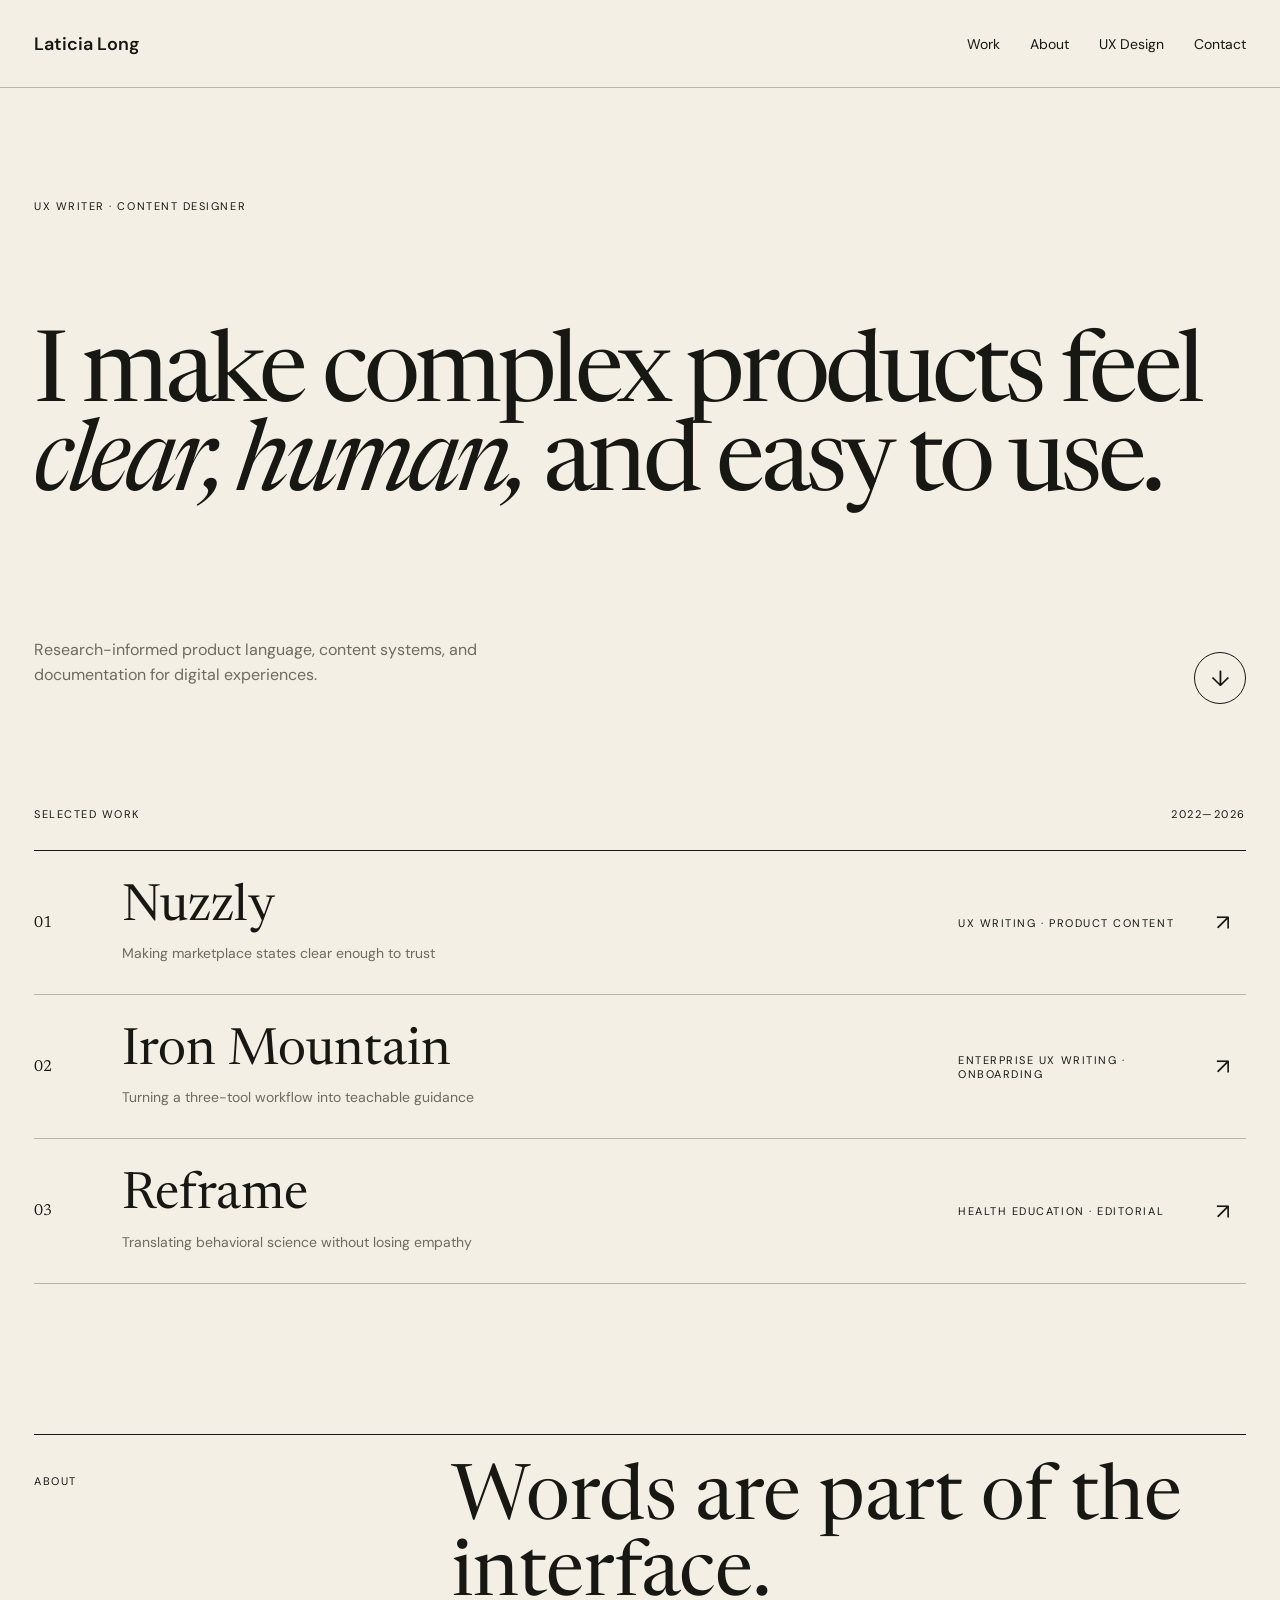
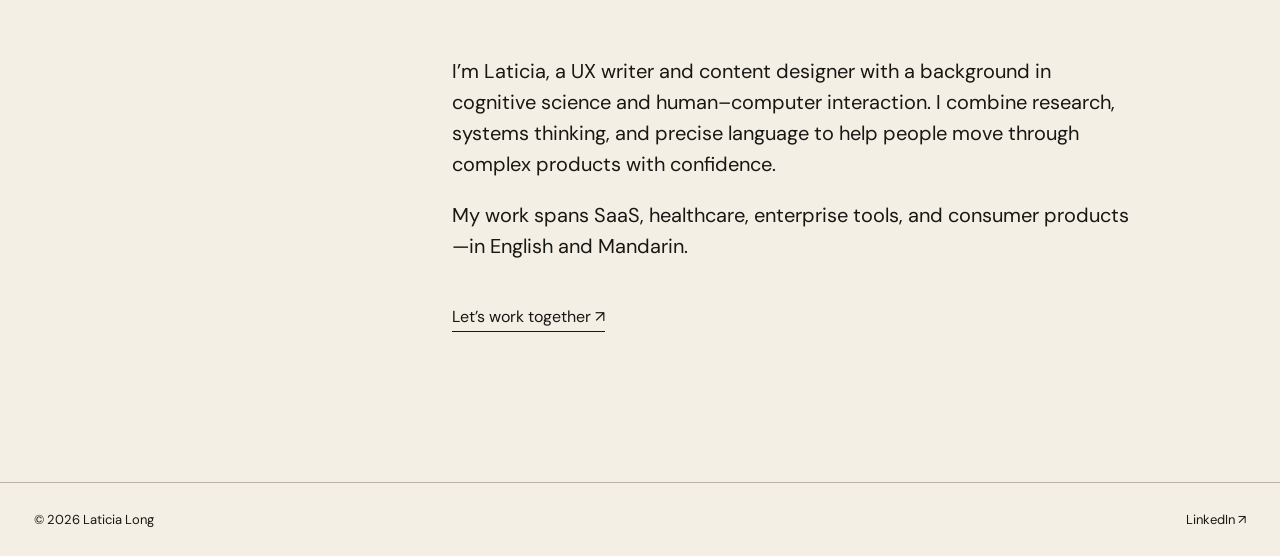
<file: index.html>
<!doctype html>
<html lang="en"><head><meta charset="utf-8"><meta name="viewport" content="width=device-width,initial-scale=1"><meta name="description" content="Laticia Long is a UX writer and content designer creating clear, useful product experiences."><title>Laticia Long — UX Writer</title><link rel="stylesheet" href="assets/styles.css?v=6"><script defer src="assets/site.js"></script></head>
<body><header class="nav"><a class="wordmark" href="./">Laticia Long</a><button class="menu" aria-expanded="false" aria-controls="navlinks">Menu</button><nav id="navlinks"><a href="#work">Work</a><a href="#about">About</a><a href="ux-design/">UX Design</a><a href="mailto:laticia.long@gmail.com">Contact</a></nav></header>
<main><section class="hero"><p class="eyebrow">UX WRITER · CONTENT DESIGNER</p><h1>I make complex products feel <em>clear, human,</em> and easy to use.</h1><div class="hero-foot"><p>Research-informed product language, content systems, and documentation for digital experiences.</p><a class="round-link" href="#work" aria-label="View selected work">↓</a></div></section>
<section id="work" class="work"><div class="section-head"><p>Selected work</p><p>2022—2026</p></div>
<a class="project" href="nuzzly/"><span class="num">01</span><span><strong>Nuzzly</strong><small>Making marketplace states clear enough to trust</small></span><span class="tags">UX WRITING · PRODUCT CONTENT</span><span class="arrow">↗</span></a>
<a class="project" href="iron-mountain/"><span class="num">02</span><span><strong>Iron Mountain</strong><small>Turning a three-tool workflow into teachable guidance</small></span><span class="tags">ENTERPRISE UX WRITING · ONBOARDING</span><span class="arrow">↗</span></a>
<a class="project" href="reframe/"><span class="num">03</span><span><strong>Reframe</strong><small>Translating behavioral science without losing empathy</small></span><span class="tags">HEALTH EDUCATION · EDITORIAL</span><span class="arrow">↗</span></a>
</section><section id="about" class="about"><p class="eyebrow">ABOUT</p><div><h2>Words are part of the interface.</h2><p>I’m Laticia, a UX writer and content designer with a background in cognitive science and human–computer interaction. I combine research, systems thinking, and precise language to help people move through complex products with confidence.</p><p>My work spans SaaS, healthcare, enterprise tools, and consumer products—in English and Mandarin.</p><a class="text-link" href="mailto:laticia.long@gmail.com">Let’s work together ↗</a></div></section></main><footer><span>© 2026 Laticia Long</span><a href="https://www.linkedin.com/in/laticia-l/">LinkedIn ↗</a></footer></body></html>
</file>
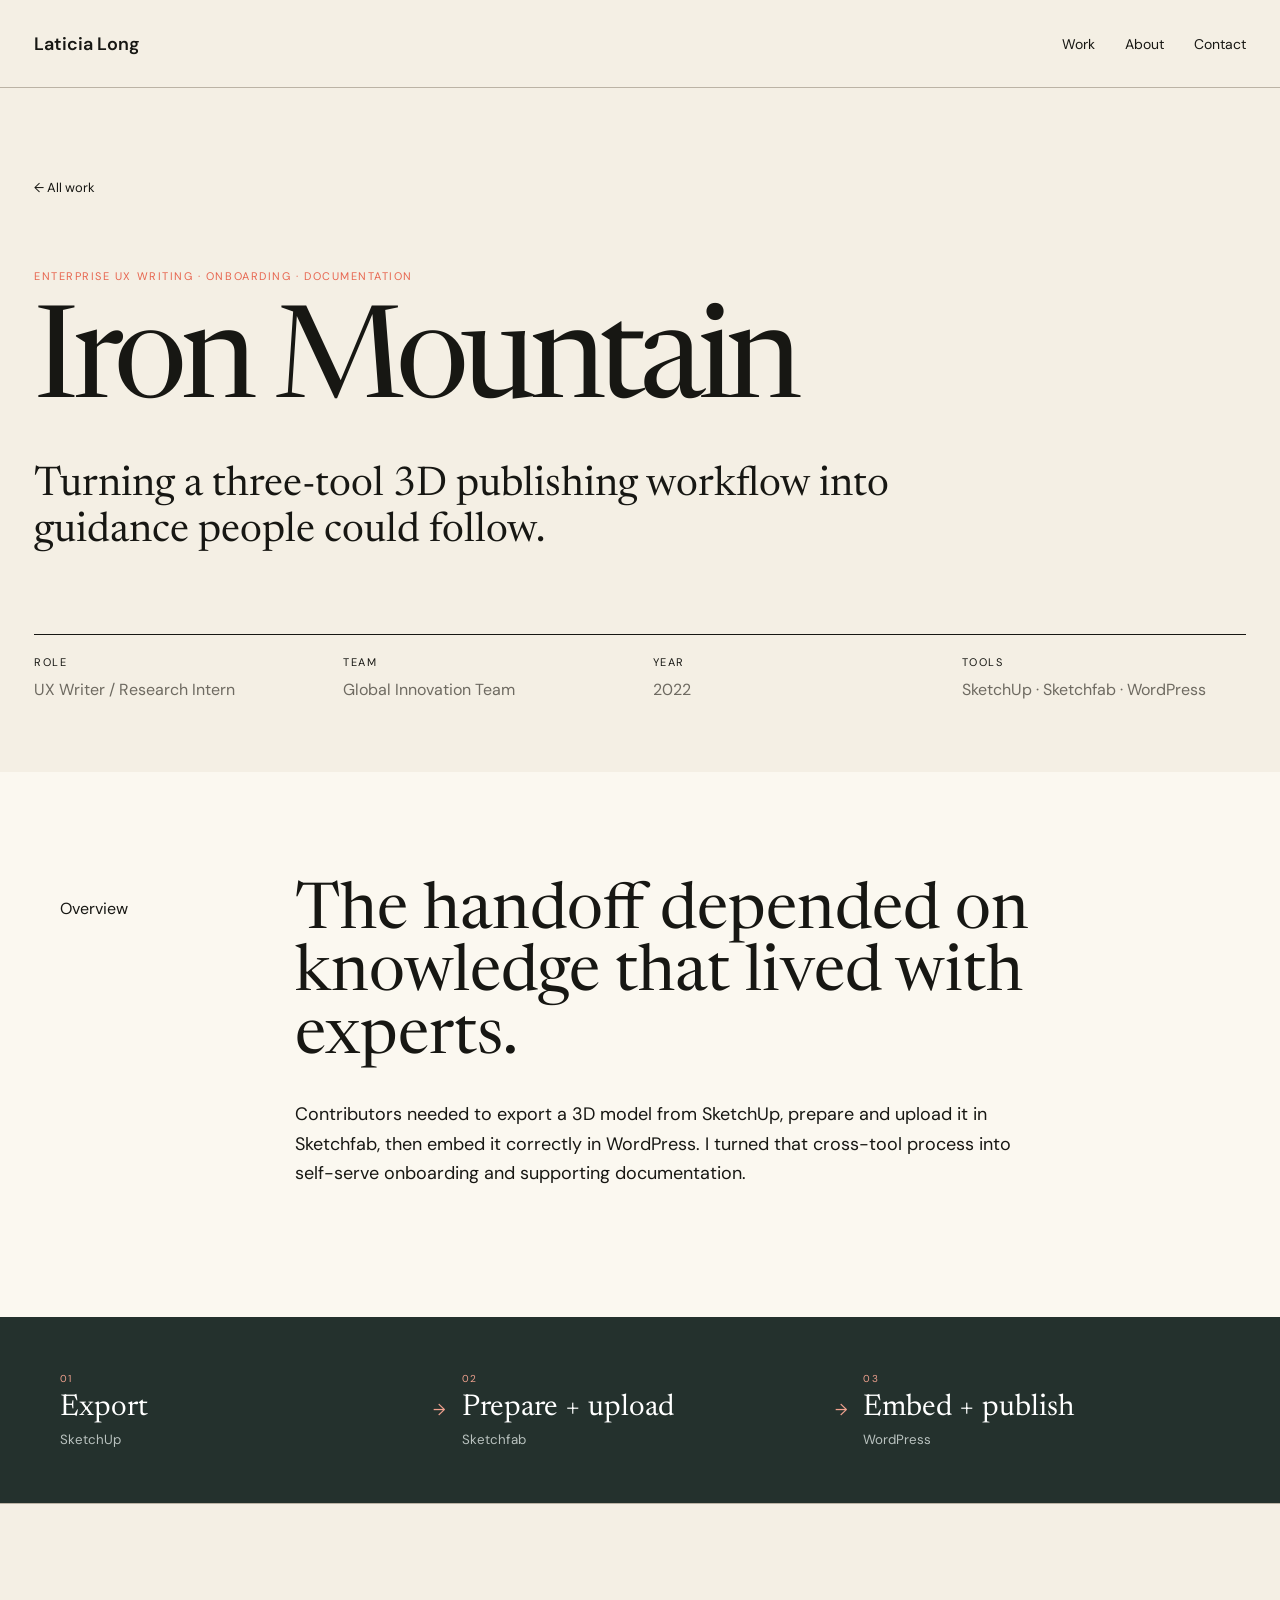
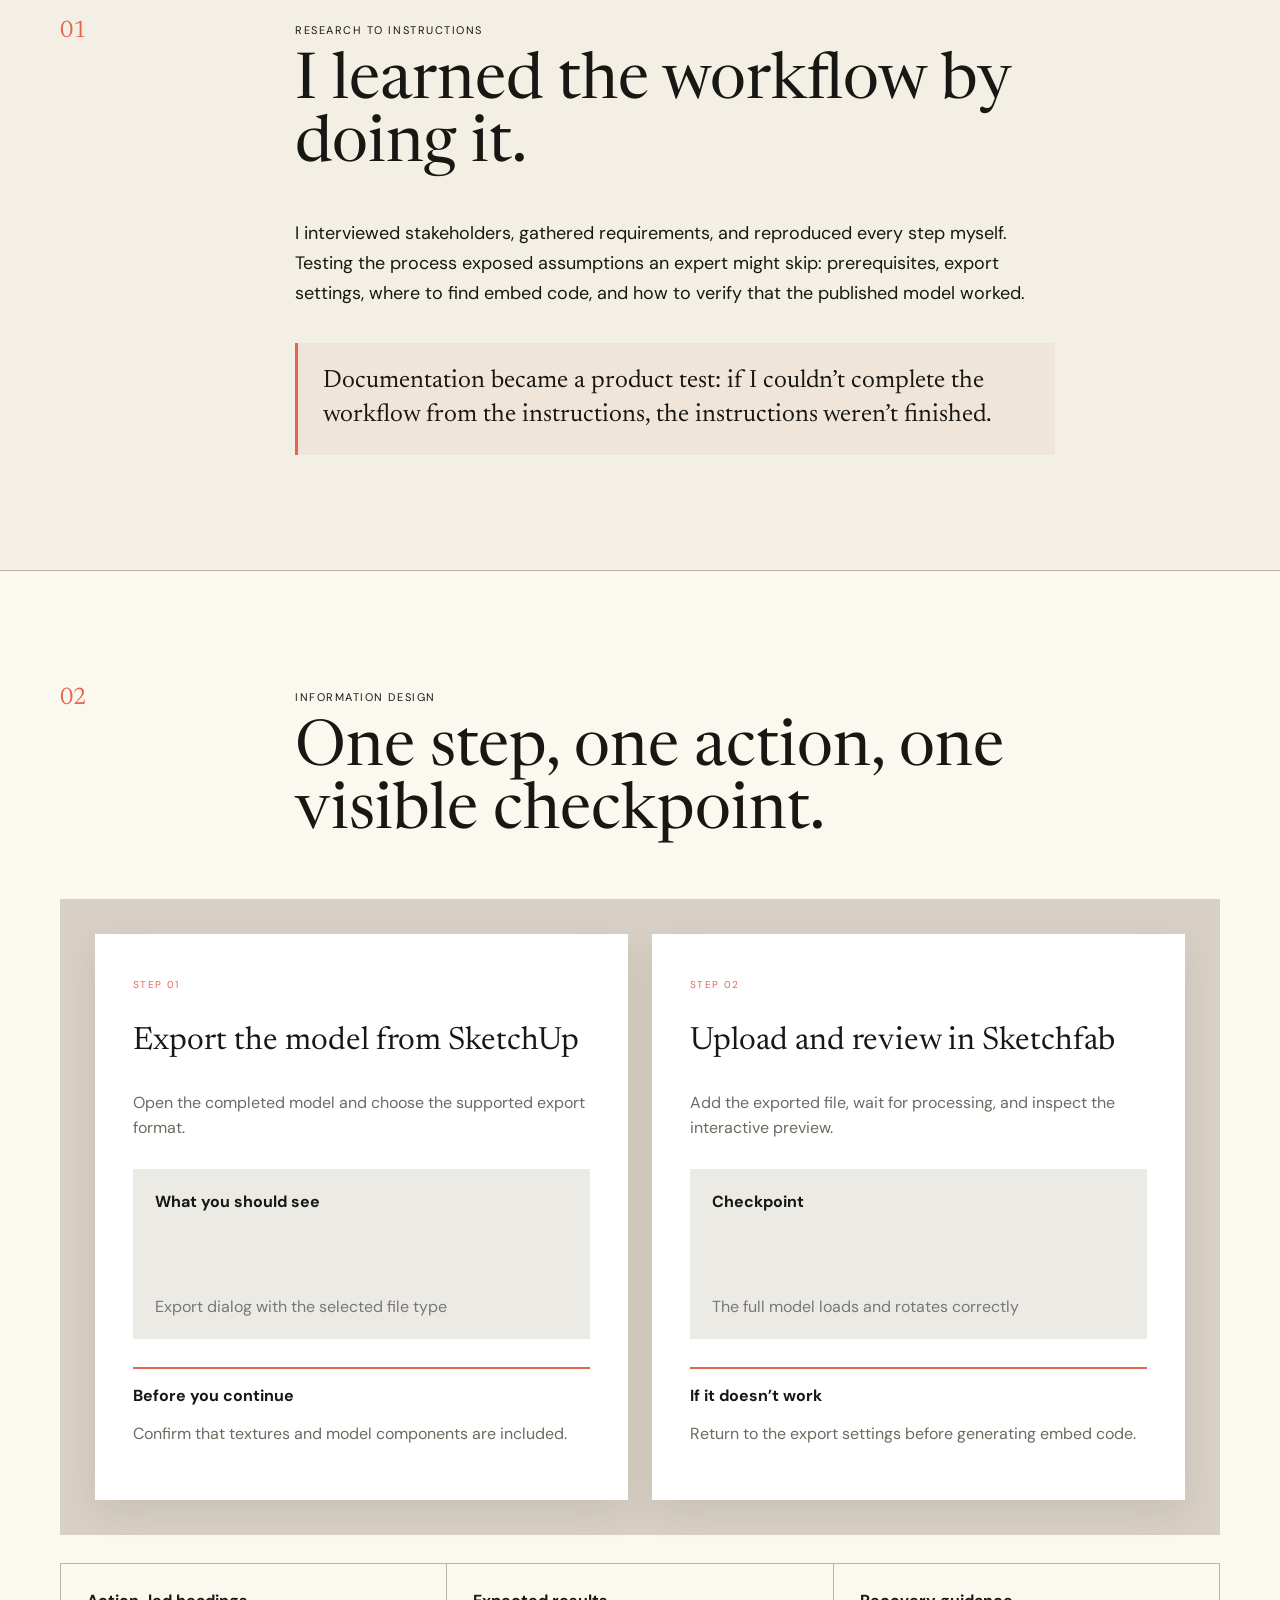
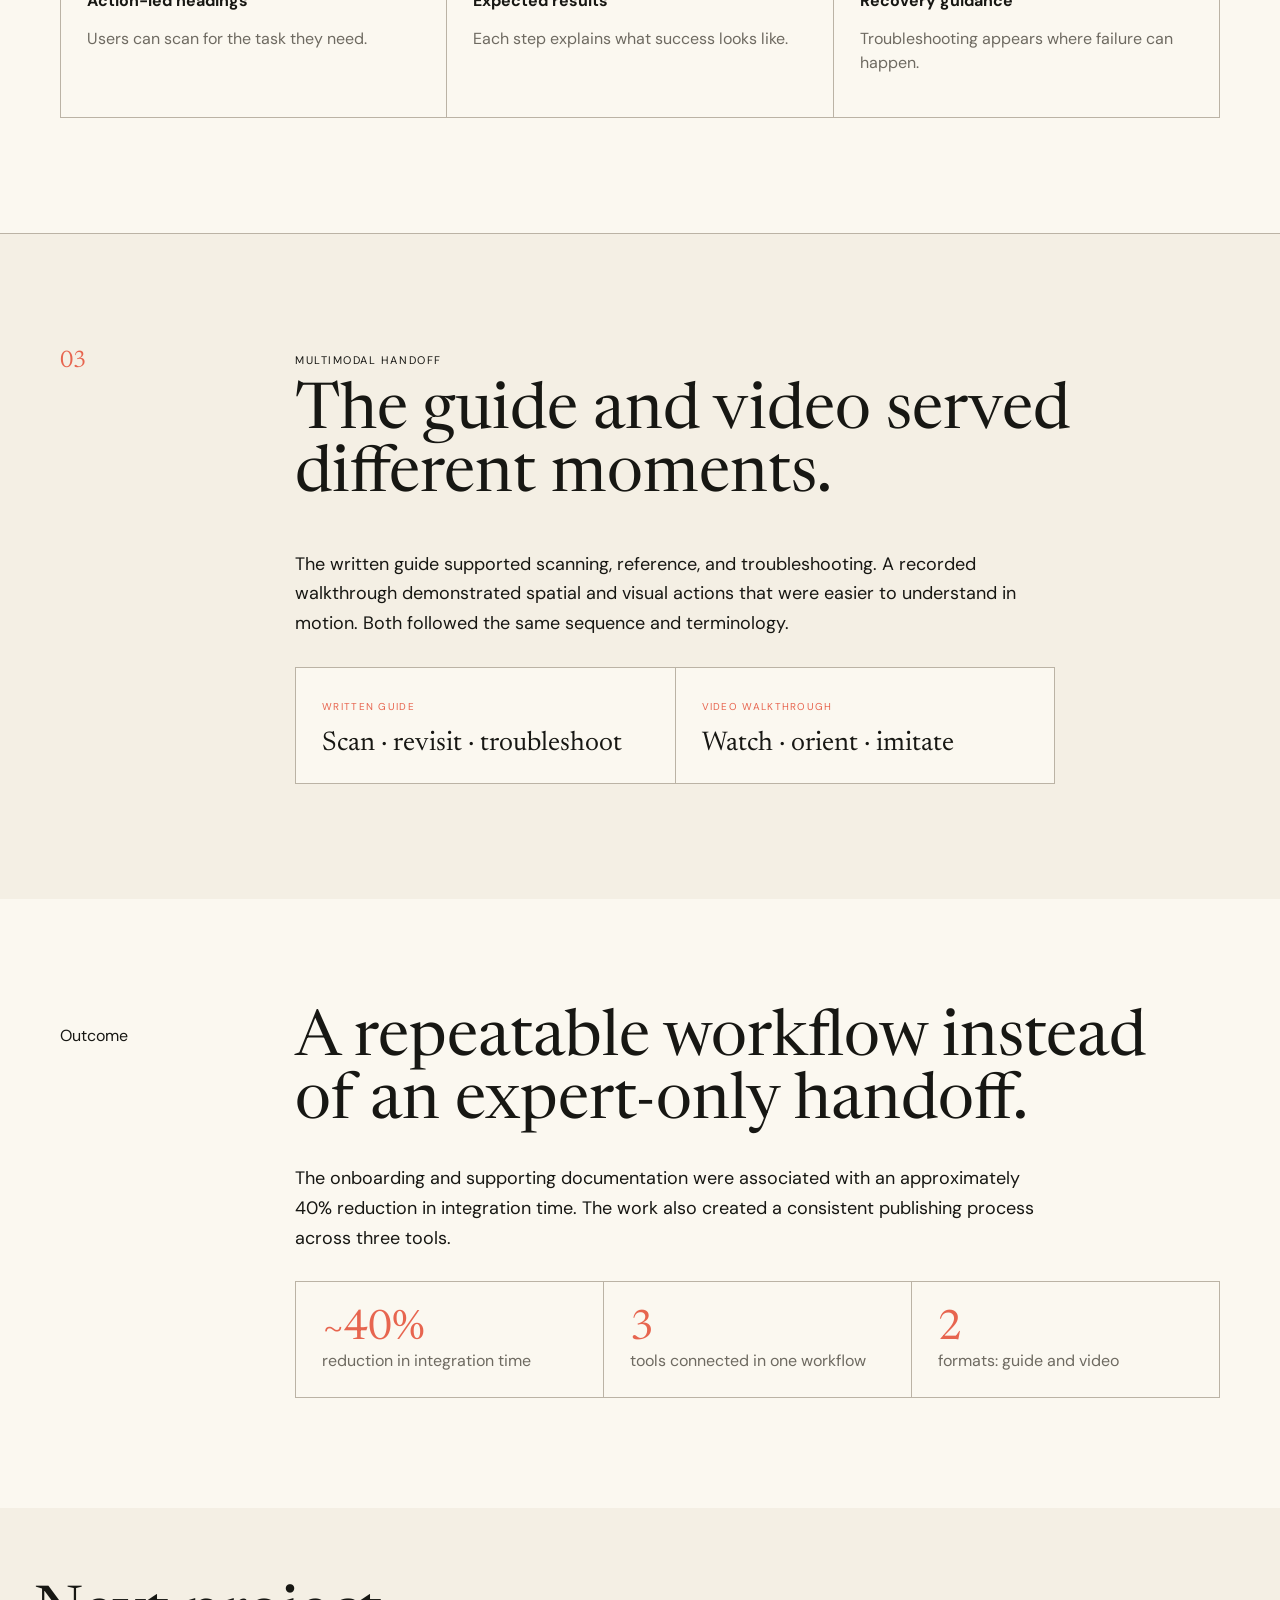
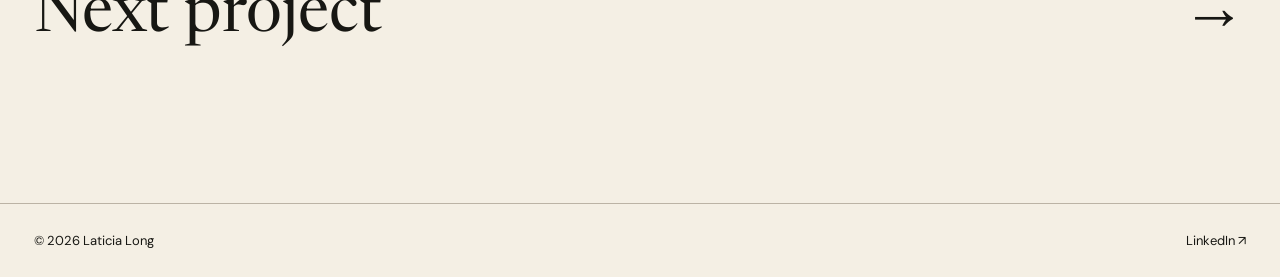
<file: iron-mountain/index.html>
<!doctype html><html lang="en"><head><meta charset="utf-8"><meta name="viewport" content="width=device-width,initial-scale=1"><meta name="description" content="Iron Mountain enterprise onboarding and technical writing case study by Laticia Long."><title>Iron Mountain — Laticia Long</title><link rel="stylesheet" href="../assets/styles.css?v=6"><script defer src="../assets/site.js"></script></head><body><header class="nav"><a class="wordmark" href="../">Laticia Long</a><button class="menu" aria-expanded="false" aria-controls="navlinks">Menu</button><nav id="navlinks"><a href="../#work">Work</a><a href="../#about">About</a><a href="mailto:laticia.long@gmail.com">Contact</a></nav></header>
<main class="editorial-case iron-case"><section class="case-hero"><a class="back" href="../">← All work</a><p class="case-kicker">Enterprise UX writing · Onboarding · Documentation</p><h1>Iron Mountain</h1><p class="dek">Turning a three-tool 3D publishing workflow into guidance people could follow.</p><div class="meta"><dl><dt>Role</dt><dd>UX Writer / Research Intern</dd></dl><dl><dt>Team</dt><dd>Global Innovation Team</dd></dl><dl><dt>Year</dt><dd>2022</dd></dl><dl><dt>Tools</dt><dd>SketchUp · Sketchfab · WordPress</dd></dl></div></section>
<section class="editorial-intro"><p class="section-no">Overview</p><div><h2>The handoff depended on knowledge that lived with experts.</h2><p>Contributors needed to export a 3D model from SketchUp, prepare and upload it in Sketchfab, then embed it correctly in WordPress. I turned that cross-tool process into self-serve onboarding and supporting documentation.</p></div></section>
<section class="artifact-band iron-band"><div><span>01</span><strong>Export</strong><small>SketchUp</small></div><i>→</i><div><span>02</span><strong>Prepare + upload</strong><small>Sketchfab</small></div><i>→</i><div><span>03</span><strong>Embed + publish</strong><small>WordPress</small></div></section>
<section class="editorial-story"><header><span>01</span><div><p>RESEARCH TO INSTRUCTIONS</p><h2>I learned the workflow by doing it.</h2></div></header><div class="story-copy"><p>I interviewed stakeholders, gathered requirements, and reproduced every step myself. Testing the process exposed assumptions an expert might skip: prerequisites, export settings, where to find embed code, and how to verify that the published model worked.</p><div class="principle">Documentation became a product test: if I couldn’t complete the workflow from the instructions, the instructions weren’t finished.</div></div></section>
<section class="editorial-story"><header><span>02</span><div><p>INFORMATION DESIGN</p><h2>One step, one action, one visible checkpoint.</h2></div></header><div class="doc-spread"><article><span>STEP 01</span><h3>Export the model from SketchUp</h3><p>Open the completed model and choose the supported export format.</p><div class="doc-shot"><b>What you should see</b><i>Export dialog with the selected file type</i></div><aside><b>Before you continue</b><p>Confirm that textures and model components are included.</p></aside></article><article><span>STEP 02</span><h3>Upload and review in Sketchfab</h3><p>Add the exported file, wait for processing, and inspect the interactive preview.</p><div class="doc-shot"><b>Checkpoint</b><i>The full model loads and rotates correctly</i></div><aside><b>If it doesn’t work</b><p>Return to the export settings before generating embed code.</p></aside></article></div>
<div class="anatomy"><div><b>Action-led headings</b><p>Users can scan for the task they need.</p></div><div><b>Expected results</b><p>Each step explains what success looks like.</p></div><div><b>Recovery guidance</b><p>Troubleshooting appears where failure can happen.</p></div></div></section>
<section class="editorial-story"><header><span>03</span><div><p>MULTIMODAL HANDOFF</p><h2>The guide and video served different moments.</h2></div></header><div class="story-copy"><p>The written guide supported scanning, reference, and troubleshooting. A recorded walkthrough demonstrated spatial and visual actions that were easier to understand in motion. Both followed the same sequence and terminology.</p><div class="format-grid"><div><span>Written guide</span><strong>Scan · revisit · troubleshoot</strong></div><div><span>Video walkthrough</span><strong>Watch · orient · imitate</strong></div></div></div></section>
<section class="editorial-outcome"><p class="section-no">Outcome</p><div><h2>A repeatable workflow instead of an expert-only handoff.</h2><p>The onboarding and supporting documentation were associated with an approximately 40% reduction in integration time. The work also created a consistent publishing process across three tools.</p><div class="metric-row"><div><strong>~40%</strong><span>reduction in integration time</span></div><div><strong>3</strong><span>tools connected in one workflow</span></div><div><strong>2</strong><span>formats: guide and video</span></div></div></div></section>
<a class="next" href="../reframe/"><span>Next project</span><span>→</span></a></main><footer><span>© 2026 Laticia Long</span><a href="https://www.linkedin.com/in/laticia-l/">LinkedIn ↗</a></footer></body></html>
</file>
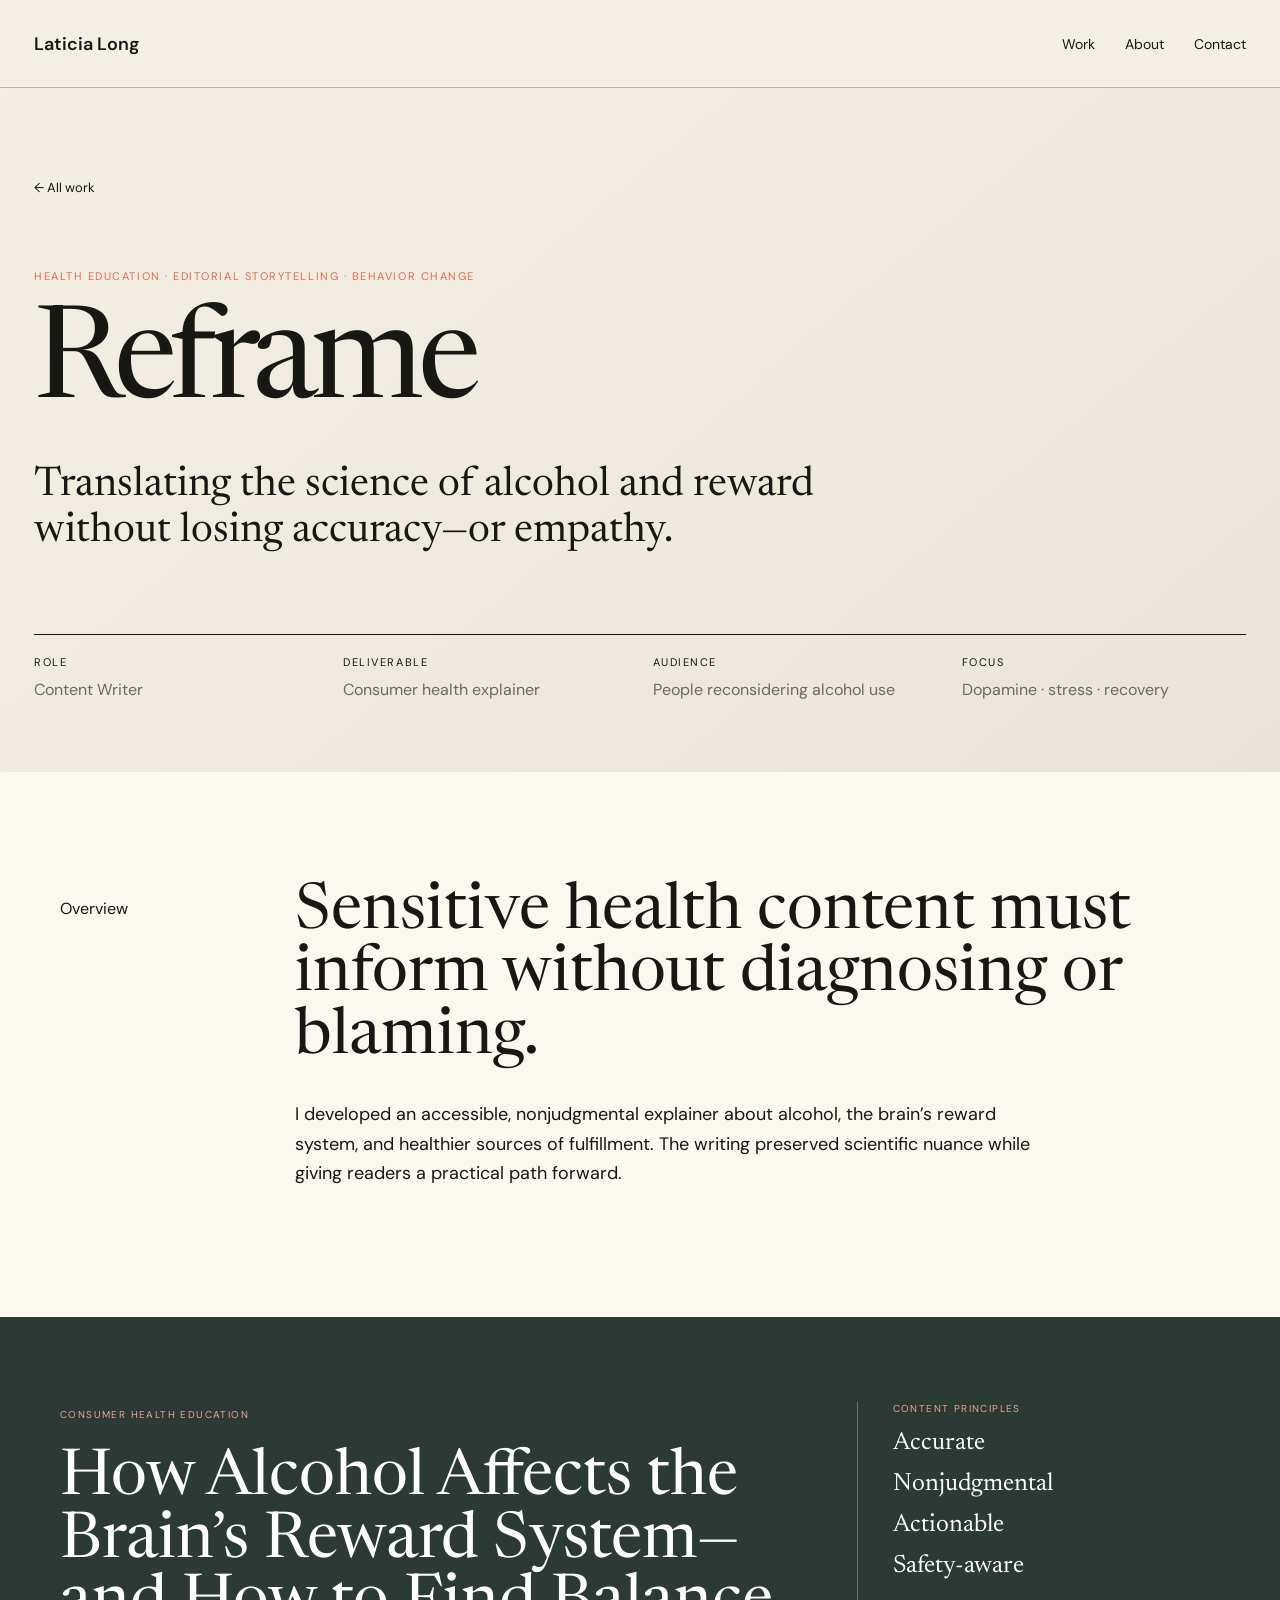
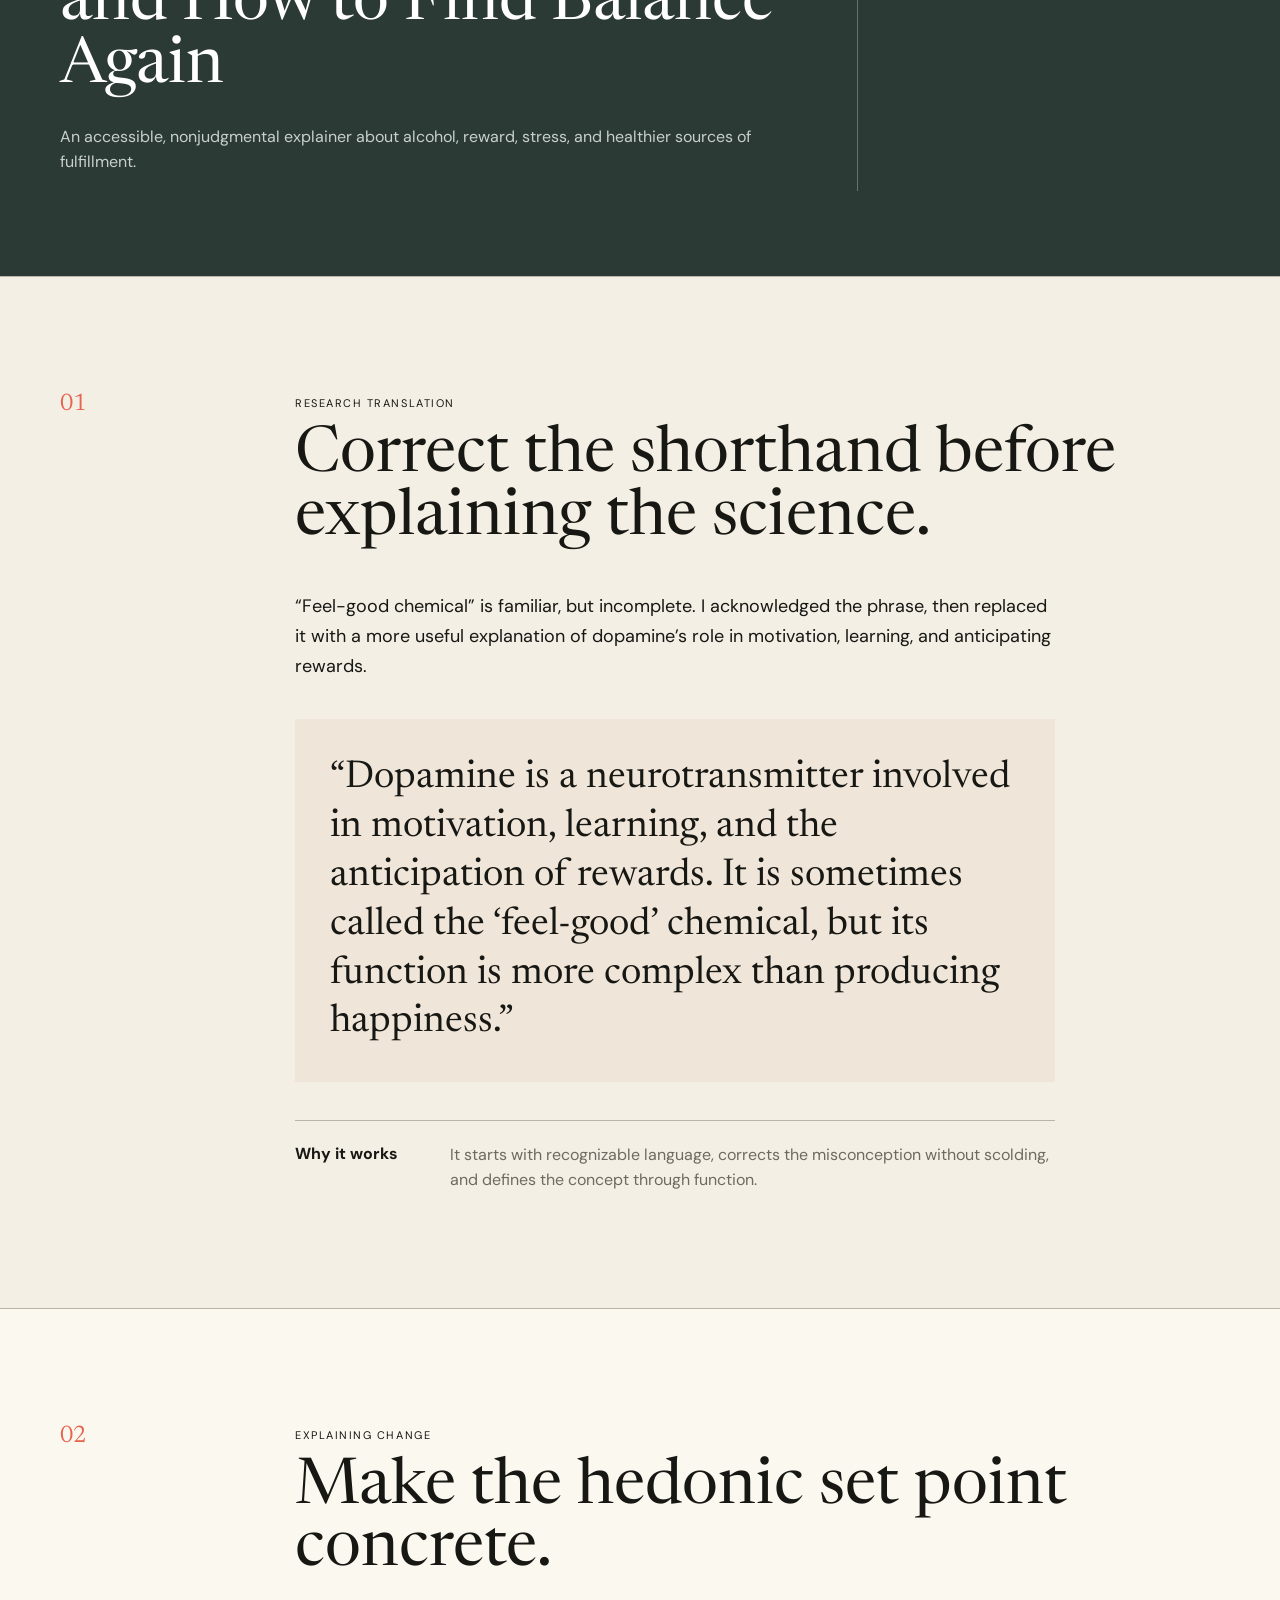
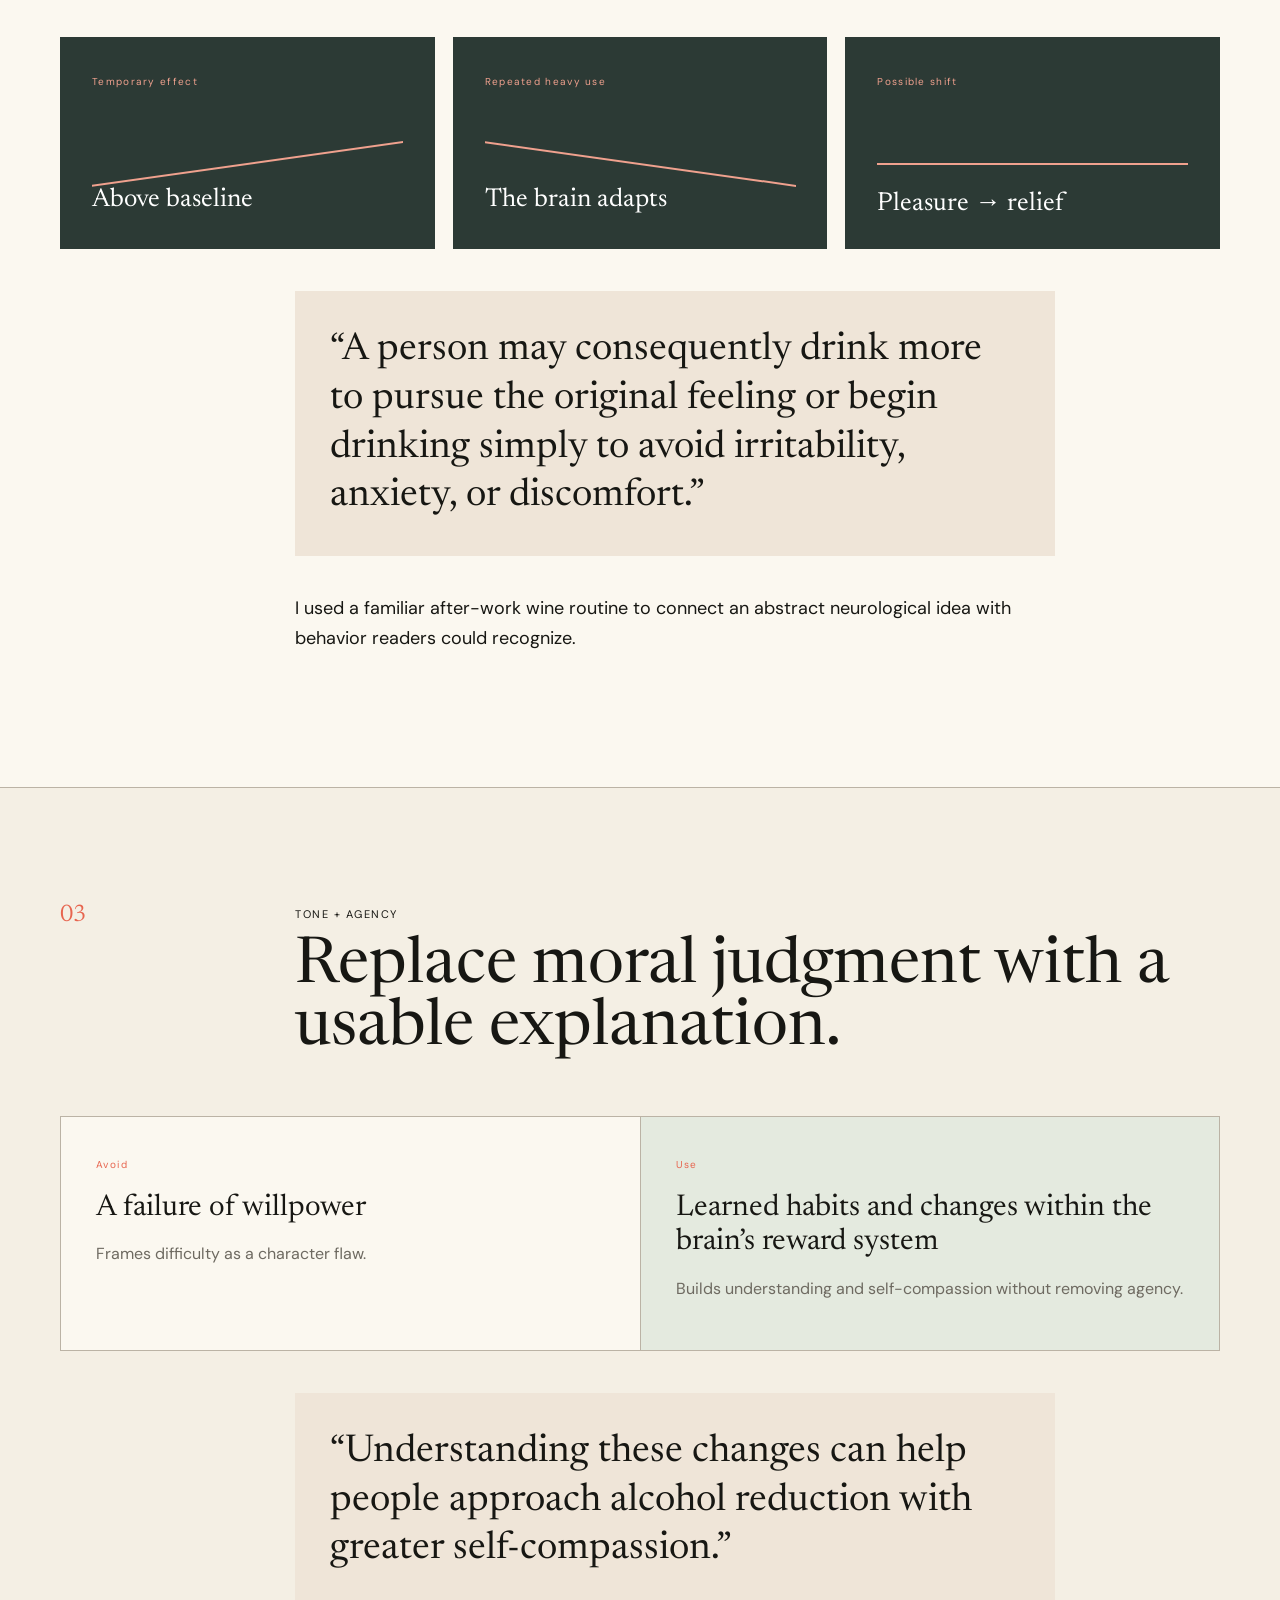
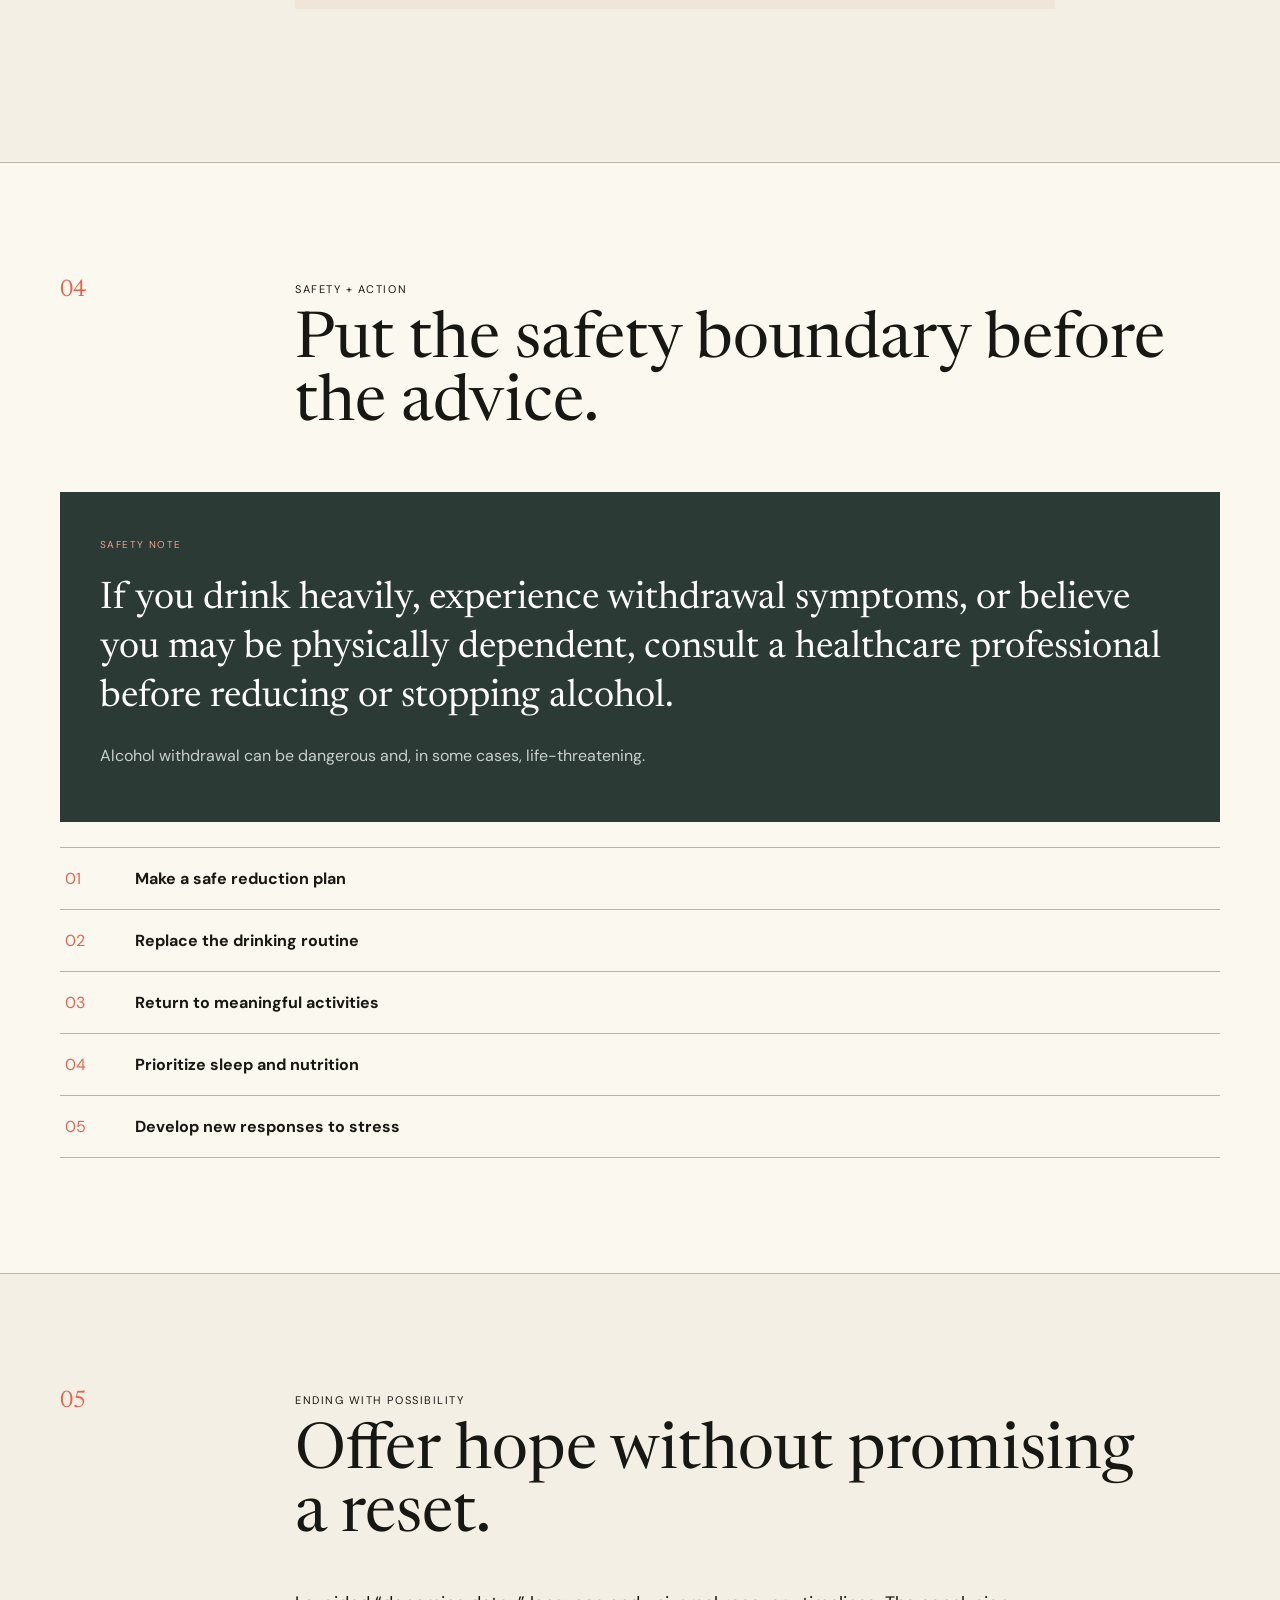
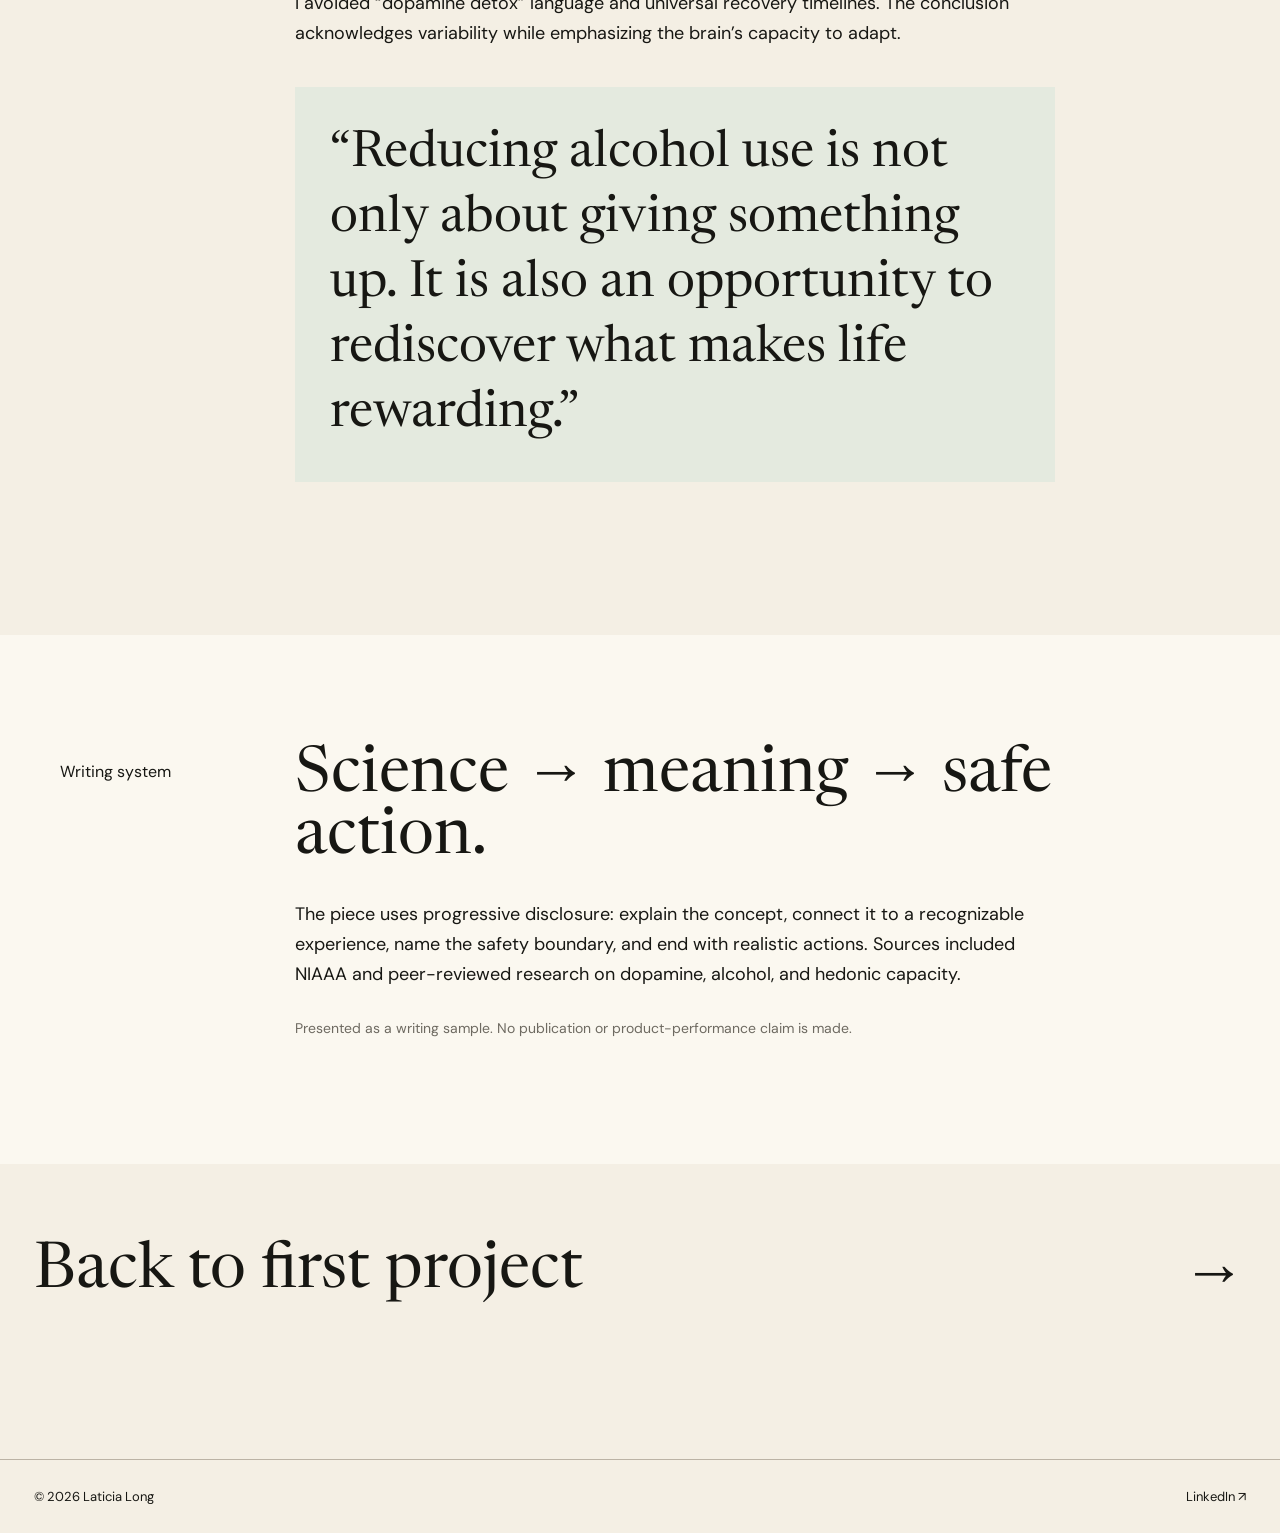
<file: reframe/index.html>
<!doctype html><html lang="en"><head><meta charset="utf-8"><meta name="viewport" content="width=device-width,initial-scale=1"><meta name="description" content="Reframe behavioral health writing case study by Laticia Long."><title>Reframe — Laticia Long</title><link rel="stylesheet" href="../assets/styles.css?v=6"><script defer src="../assets/site.js"></script></head><body><header class="nav"><a class="wordmark" href="../">Laticia Long</a><button class="menu" aria-expanded="false" aria-controls="navlinks">Menu</button><nav id="navlinks"><a href="../#work">Work</a><a href="../#about">About</a><a href="mailto:laticia.long@gmail.com">Contact</a></nav></header>
<main class="editorial-case reframe-case"><section class="case-hero reframe-hero"><a class="back" href="../">← All work</a><p class="case-kicker">Health education · Editorial storytelling · Behavior change</p><h1>Reframe</h1><p class="dek">Translating the science of alcohol and reward without losing accuracy—or empathy.</p><div class="meta"><dl><dt>Role</dt><dd>Content Writer</dd></dl><dl><dt>Deliverable</dt><dd>Consumer health explainer</dd></dl><dl><dt>Audience</dt><dd>People reconsidering alcohol use</dd></dl><dl><dt>Focus</dt><dd>Dopamine · stress · recovery</dd></dl></div></section>
<section class="editorial-intro"><p class="section-no">Overview</p><div><h2>Sensitive health content must inform without diagnosing or blaming.</h2><p>I developed an accessible, nonjudgmental explainer about alcohol, the brain’s reward system, and healthier sources of fulfillment. The writing preserved scientific nuance while giving readers a practical path forward.</p></div></section>
<section class="article-hero"><div><span>CONSUMER HEALTH EDUCATION</span><h2>How Alcohol Affects the Brain’s Reward System—and How to Find Balance Again</h2><p>An accessible, nonjudgmental explainer about alcohol, reward, stress, and healthier sources of fulfillment.</p></div><aside><span>CONTENT PRINCIPLES</span><b>Accurate</b><b>Nonjudgmental</b><b>Actionable</b><b>Safety-aware</b></aside></section>
<section class="editorial-story"><header><span>01</span><div><p>RESEARCH TRANSLATION</p><h2>Correct the shorthand before explaining the science.</h2></div></header><div class="story-copy"><p>“Feel-good chemical” is familiar, but incomplete. I acknowledged the phrase, then replaced it with a more useful explanation of dopamine’s role in motivation, learning, and anticipating rewards.</p><blockquote class="article-quote">“Dopamine is a neurotransmitter involved in motivation, learning, and the anticipation of rewards. It is sometimes called the ‘feel-good’ chemical, but its function is more complex than producing happiness.”</blockquote><div class="annotation"><b>Why it works</b><p>It starts with recognizable language, corrects the misconception without scolding, and defines the concept through function.</p></div></div></section>
<section class="editorial-story"><header><span>02</span><div><p>EXPLAINING CHANGE</p><h2>Make the hedonic set point concrete.</h2></div></header><div class="concept-visual"><div class="baseline"><span>Temporary effect</span><i></i><strong>Above baseline</strong></div><div class="adapt"><span>Repeated heavy use</span><i></i><strong>The brain adapts</strong></div><div class="relief"><span>Possible shift</span><i></i><strong>Pleasure → relief</strong></div></div><div class="story-copy"><blockquote class="article-quote">“A person may consequently drink more to pursue the original feeling or begin drinking simply to avoid irritability, anxiety, or discomfort.”</blockquote><p>I used a familiar after-work wine routine to connect an abstract neurological idea with behavior readers could recognize.</p></div></section>
<section class="editorial-story"><header><span>03</span><div><p>TONE + AGENCY</p><h2>Replace moral judgment with a usable explanation.</h2></div></header><div class="tone-pair"><div><span>Avoid</span><strong>A failure of willpower</strong><p>Frames difficulty as a character flaw.</p></div><div><span>Use</span><strong>Learned habits and changes within the brain’s reward system</strong><p>Builds understanding and self-compassion without removing agency.</p></div></div><div class="story-copy"><blockquote class="article-quote">“Understanding these changes can help people approach alcohol reduction with greater self-compassion.”</blockquote></div></section>
<section class="editorial-story"><header><span>04</span><div><p>SAFETY + ACTION</p><h2>Put the safety boundary before the advice.</h2></div></header><div class="safety-card"><span>SAFETY NOTE</span><strong>If you drink heavily, experience withdrawal symptoms, or believe you may be physically dependent, consult a healthcare professional before reducing or stopping alcohol.</strong><p>Alcohol withdrawal can be dangerous and, in some cases, life-threatening.</p></div><div class="action-list"><div><span>01</span><strong>Make a safe reduction plan</strong></div><div><span>02</span><strong>Replace the drinking routine</strong></div><div><span>03</span><strong>Return to meaningful activities</strong></div><div><span>04</span><strong>Prioritize sleep and nutrition</strong></div><div><span>05</span><strong>Develop new responses to stress</strong></div></div></section>
<section class="editorial-story"><header><span>05</span><div><p>ENDING WITH POSSIBILITY</p><h2>Offer hope without promising a reset.</h2></div></header><div class="story-copy"><p>I avoided “dopamine detox” language and universal recovery timelines. The conclusion acknowledges variability while emphasizing the brain’s capacity to adapt.</p><blockquote class="article-quote finale">“Reducing alcohol use is not only about giving something up. It is also an opportunity to rediscover what makes life rewarding.”</blockquote></div></section>
<section class="editorial-outcome"><p class="section-no">Writing system</p><div><h2>Science → meaning → safe action.</h2><p>The piece uses progressive disclosure: explain the concept, connect it to a recognizable experience, name the safety boundary, and end with realistic actions. Sources included NIAAA and peer-reviewed research on dopamine, alcohol, and hedonic capacity.</p><p class="note">Presented as a writing sample. No publication or product-performance claim is made.</p></div></section>
<a class="next" href="../nuzzly/"><span>Back to first project</span><span>→</span></a></main><footer><span>© 2026 Laticia Long</span><a href="https://www.linkedin.com/in/laticia-l/">LinkedIn ↗</a></footer></body></html>
</file>
<file: assets/styles.css>
@import url('https://fonts.googleapis.com/css2?family=DM+Sans:wght@400;500;600&family=Newsreader:ital,opsz,wght@0,6..72,400;1,6..72,400&display=swap');
:root{--cream:#f4efe4;--ink:#171713;--muted:#6e6a61;--line:#bbb3a5;--paper:#fbf8f0;--coral:#e7654f;--max:1380px}
*{box-sizing:border-box}html{scroll-behavior:smooth}body{margin:0;background:var(--cream);color:var(--ink);font-family:"DM Sans",sans-serif}a{color:inherit;text-decoration:none}.nav,main,footer{max-width:var(--max);margin:auto}.nav{height:88px;padding:0 34px;display:flex;align-items:center;justify-content:space-between;border-bottom:1px solid var(--line)}.wordmark{font-weight:600;font-size:18px}.nav nav{display:flex;gap:30px;font-size:14px}.nav a:hover,.text-link:hover{opacity:.55}.menu{display:none;border:0;background:none;font:inherit}.hero{padding:100px 34px 74px;min-height:690px;display:flex;flex-direction:column;justify-content:space-between}.eyebrow,.section-head,.meta dt,.tags{font-size:11px;letter-spacing:.14em;text-transform:uppercase}.hero h1{font:400 clamp(56px,7.7vw,118px)/.91 "Newsreader",serif;letter-spacing:-.045em;max-width:1200px;margin:50px 0}.hero h1 em{font-weight:400}.hero-foot{display:flex;align-items:end;justify-content:space-between}.hero-foot p{max-width:455px;line-height:1.55;color:var(--muted)}.round-link{width:52px;height:52px;border:1px solid var(--ink);border-radius:50%;display:grid;place-items:center;font-size:22px}.work{padding:0 34px}.section-head{display:flex;justify-content:space-between;border-bottom:1px solid var(--ink);padding:18px 0}.project{display:grid;grid-template-columns:70px 1fr 240px 30px;gap:18px;align-items:center;border-bottom:1px solid var(--line);padding:32px 0;transition:padding .25s,background .25s}.project:hover{padding-left:12px;background:rgba(255,255,255,.2)}.project strong{font:400 clamp(31px,4vw,54px)/1 "Newsreader",serif}.project small{display:block;color:var(--muted);margin-top:10px;font-size:14px}.num{font-family:"Newsreader",serif}.arrow{font-size:22px}.about{margin:150px 34px;display:grid;grid-template-columns:1fr 2.1fr;gap:40px;border-top:1px solid var(--ink);padding-top:28px}.about h2{font:400 clamp(42px,6vw,80px)/1 "Newsreader",serif;margin:0 0 40px}.about div p{max-width:680px;font-size:20px;line-height:1.55}.text-link{display:inline-block;border-bottom:1px solid;margin-top:24px;padding-bottom:4px}footer{margin-top:80px;padding:28px 34px;display:flex;justify-content:space-between;border-top:1px solid var(--line);font-size:13px}
.case-hero{padding:88px 34px 70px}.back{font-size:13px}.case-hero h1{font:400 clamp(68px,10vw,145px)/.85 "Newsreader",serif;letter-spacing:-.05em;margin:100px 0 30px}.dek{font:400 clamp(25px,3.2vw,46px)/1.12 "Newsreader",serif;max-width:860px}.meta{display:grid;grid-template-columns:repeat(4,1fr);gap:25px;border-top:1px solid var(--ink);margin-top:80px;padding-top:20px}.meta dl{margin:0}.meta dd{margin:9px 0 0;color:var(--muted);line-height:1.45}.case-body{background:var(--paper);padding:100px max(34px,calc((100vw - 1100px)/2))}.story{display:grid;grid-template-columns:240px 1fr;gap:70px;padding:70px 0;border-top:1px solid var(--line)}.story:first-child{padding-top:0;border:0}.story h2{font:400 clamp(35px,4vw,56px)/1 "Newsreader",serif;margin:0}.copy{max-width:720px}.copy p,.copy li{font-size:18px;line-height:1.65}.copy h3{margin:35px 0 8px;font-size:13px;letter-spacing:.1em;text-transform:uppercase}.callout{margin:30px 0;padding:25px;border-left:3px solid var(--coral);background:var(--cream);font:400 25px/1.3 "Newsreader",serif}.outcomes{display:grid;grid-template-columns:repeat(3,1fr);gap:12px;margin-top:30px}.outcomes div{background:var(--cream);padding:24px}.outcomes strong{display:block;font:400 34px "Newsreader",serif}.next{display:flex;justify-content:space-between;align-items:center;padding:70px 34px;font:400 clamp(30px,5vw,65px) "Newsreader",serif}
@media(max-width:760px){.nav{height:70px;padding:0 20px}.menu{display:block}.nav nav{display:none;position:absolute;top:70px;left:0;right:0;background:var(--cream);padding:24px 20px;border-bottom:1px solid;z-index:3}.nav nav.open{display:flex;flex-direction:column}.hero{padding:70px 20px 55px;min-height:620px}.hero h1{font-size:55px}.project{grid-template-columns:40px 1fr 24px;padding:25px 0}.project .tags{display:none}.work{padding:0 20px}.about{margin:100px 20px;grid-template-columns:1fr}.about div p{font-size:17px}.case-hero{padding:60px 20px}.case-hero h1{font-size:64px;margin:70px 0 25px}.meta{grid-template-columns:1fr 1fr}.case-body{padding:70px 20px}.story{grid-template-columns:1fr;gap:22px}.copy p,.copy li{font-size:16px}.outcomes{grid-template-columns:1fr}.next,footer{padding-left:20px;padding-right:20px}}
.case-kicker{margin:72px 0 -70px;font-size:11px;letter-spacing:.14em;text-transform:uppercase;color:var(--coral)}
.nuzzly-hero{background:linear-gradient(135deg,var(--cream) 0%,#f7e8df 100%)}
.copy-pair{display:grid;grid-template-columns:1fr 1fr;gap:12px;margin:30px 0}
.copy-pair>div,.pattern-list>div{padding:24px;background:var(--cream);border:1px solid var(--line)}
.copy-pair .after{border-color:var(--coral)}
.copy-pair strong,.pattern-list strong{display:block;font:400 25px/1.2 "Newsreader",serif;margin:14px 0 8px}
.copy-pair p,.pattern-list p{font-size:14px;line-height:1.5;margin:0;color:var(--muted)}
.copy-label{font-size:10px;letter-spacing:.13em;text-transform:uppercase}
.copy-pair button{margin-top:18px;padding:11px 15px;border:0;border-radius:3px;background:var(--coral);color:white;font:600 12px "DM Sans",sans-serif}
.steps{list-style:none;padding:0;margin:32px 0}.steps li{display:grid;grid-template-columns:170px 1fr;gap:20px;padding:18px 0;border-top:1px solid var(--line)}.steps span{color:var(--muted)}
.pattern-list{display:grid;grid-template-columns:repeat(3,1fr);gap:12px;margin:30px 0}.pattern-list>div>span{font-size:10px;letter-spacing:.12em;text-transform:uppercase;color:var(--muted)}
.checklist{list-style:none;padding:0}.checklist li{padding:15px 0 15px 30px;border-bottom:1px solid var(--line);position:relative}.checklist li:before{content:"✓";position:absolute;left:0;color:var(--coral)}
.note{margin-top:28px!important;font-size:14px!important;color:var(--muted)}
@media(max-width:760px){.case-kicker{margin:55px 0 -35px}.copy-pair,.pattern-list{grid-template-columns:1fr}.steps li{grid-template-columns:1fr;gap:7px}}
/* Nuzzly writing-first case study */
.writing-first{max-width:var(--max)}.writing-first img{display:block;width:100%;height:auto}.writing-intro,.writing-outcome{display:grid;grid-template-columns:170px 1fr;gap:50px;padding:110px max(34px,calc((100vw - 1160px)/2));background:var(--paper)}.writing-intro h2,.writing-outcome h2{font:400 clamp(42px,5vw,70px)/.98 "Newsreader",serif;margin:0 0 30px;max-width:850px}.writing-intro div>p,.writing-outcome div>p{max-width:720px;font-size:18px;line-height:1.65}.writing-story{padding:120px max(34px,calc((100vw - 1160px)/2));background:var(--paper);border-top:1px solid var(--line)}.writing-story:nth-of-type(odd){background:var(--cream)}.writing-story>header{display:grid;grid-template-columns:170px 1fr;gap:45px}.writing-story>header>span{font:400 25px "Newsreader",serif;color:var(--coral)}.writing-story header p{font-size:11px;letter-spacing:.14em;margin:5px 0 15px}.writing-story h2{font:400 clamp(42px,5vw,68px)/.98 "Newsreader",serif;margin:0;max-width:880px}.story-lead{max-width:720px;margin:38px 0 55px 215px;font-size:18px;line-height:1.65}.evidence-pair{display:grid;grid-template-columns:1fr 1fr;gap:22px;margin:30px 0 50px}.evidence-pair figure,.phone-pair figure{background:#eee5da;padding:20px}.evidence-pair figure:nth-child(2),.phone-pair figure:nth-child(2){background:#f3d8d1}.evidence-label{font-size:10px;letter-spacing:.12em;text-transform:uppercase;padding-bottom:14px}.after-label{color:#b43b2f}.evidence-pair img{aspect-ratio:1.3/1;object-fit:contain;background:#fff}.writing-first figcaption{display:flex;gap:18px;padding:17px 3px 0;font-size:13px;line-height:1.45}.writing-first figcaption b{min-width:max-content;text-transform:uppercase;letter-spacing:.09em;font-size:10px}.writing-first figcaption span{color:var(--muted)}.string-comparison{display:grid;grid-template-columns:1fr 1fr;gap:1px;background:var(--line);border:1px solid var(--line);margin-top:30px}.string-comparison>div{background:var(--paper);padding:30px}.string-comparison span,.rewrite-card>span,.governance-grid span{font-size:10px;letter-spacing:.12em;text-transform:uppercase;color:var(--coral)}.string-comparison s,.string-comparison strong{display:block;font:400 27px/1.2 "Newsreader",serif;margin:16px 0}.string-comparison strong{color:#a6372c}.string-comparison p{color:var(--muted);line-height:1.5}.phone-pair{display:grid;grid-template-columns:1fr 1fr;gap:25px;max-width:900px;margin:auto}.phone-pair img{max-height:720px;object-fit:contain}.microcopy-table{border-top:1px solid var(--ink);margin:45px 0 65px}.microcopy-table>div{display:grid;grid-template-columns:135px 1fr 1.2fr 1.35fr;gap:20px;padding:20px 5px;border-bottom:1px solid var(--line);align-items:start}.microcopy-table .table-head{font-size:10px;letter-spacing:.12em;text-transform:uppercase}.microcopy-table strong{color:#a6372c}.microcopy-table p{margin:0;color:var(--muted);font-size:14px;line-height:1.45}.single-evidence{max-width:980px;margin:40px auto;background:#eee5da;padding:26px}.single-evidence img{max-height:760px;object-fit:contain;background:#fff}.support-layout{display:grid;grid-template-columns:1fr 1fr;gap:35px;align-items:center;margin-top:55px}.support-layout figure{background:#eee5da;padding:22px}.support-layout img{max-height:650px;object-fit:contain}.rewrite-card{background:#f3d8d1;padding:45px}.rewrite-card blockquote{font:400 30px/1.25 "Newsreader",serif;margin:28px 0}.rewrite-card>strong{display:inline-block;background:var(--coral);color:#fff;padding:13px 16px;border-radius:3px}.rewrite-card p{line-height:1.55;color:var(--muted)}.dashboard-crop{overflow:hidden;background:#fff}.dashboard-crop img{transform:translateY(-2.5%);margin-bottom:-2.5%}.governance-grid{display:grid;grid-template-columns:1fr 1fr;gap:1px;background:var(--line);border:1px solid var(--line);margin-top:35px}.governance-grid>div{background:var(--paper);padding:28px}.governance-grid s,.governance-grid strong{display:block;font:400 24px/1.2 "Newsreader",serif;margin:14px 0}.governance-grid strong{color:#a6372c}.governance-grid p{color:var(--muted)}.secondary{background:#eee8dc!important}.compact-pair{margin-top:55px}.writing-outcome{border-top:1px solid var(--line)}
@media(max-width:760px){.writing-intro,.writing-outcome,.writing-story{padding:75px 20px}.writing-intro,.writing-outcome,.writing-story>header{grid-template-columns:1fr;gap:22px}.story-lead{margin:28px 0 40px}.evidence-pair,.phone-pair,.string-comparison,.support-layout,.governance-grid{grid-template-columns:1fr}.microcopy-table>div{grid-template-columns:95px 1fr}.microcopy-table>div p{grid-column:2}.microcopy-table .table-head span:nth-child(n+3){display:none}.single-evidence{padding:15px}.rewrite-card{padding:28px}.writing-first figcaption{display:block}.writing-first figcaption b{display:block;margin-bottom:7px}}

.copy-evolution{display:grid;grid-template-columns:1fr 36px 1fr 36px 1fr;gap:0;align-items:stretch;margin-top:42px}.evolution-step{border:1px solid var(--line);padding:28px;background:var(--paper)}.evolution-step span,.action-issue span{font-size:10px;letter-spacing:.12em;text-transform:uppercase;color:var(--coral)}.evolution-step strong{display:block;font:400 23px/1.25 "Newsreader",serif;margin:16px 0}.evolution-step p{color:var(--muted);line-height:1.5;font-size:14px}.recommended-step{background:#f3d8d1;border-color:#dc9283}.evolution-arrow{display:grid;place-items:center;font-size:24px;color:var(--coral)}.action-issue{display:grid;grid-template-columns:1fr 1fr;gap:1px;background:var(--line);border:1px solid var(--line);margin-top:28px}.action-issue>div{background:var(--paper);padding:28px}.action-issue s,.action-issue strong{display:block;font:400 25px/1.2 "Newsreader",serif;margin:15px 0}.action-issue strong{color:#a6372c}.action-issue p{color:var(--muted);line-height:1.5}
@media(max-width:760px){.copy-evolution{grid-template-columns:1fr}.evolution-arrow{height:38px;transform:rotate(90deg)}.action-issue{grid-template-columns:1fr}}
/* Iron Mountain + Reframe editorial cases */
.editorial-intro,.editorial-outcome{display:grid;grid-template-columns:180px 1fr;gap:55px;padding:110px max(34px,calc((100vw - 1160px)/2));background:var(--paper)}.editorial-intro h2,.editorial-outcome h2{font:400 clamp(43px,5vw,72px)/.98 "Newsreader",serif;margin:0 0 30px;max-width:900px}.editorial-intro div>p,.editorial-outcome div>p{max-width:750px;font-size:18px;line-height:1.65}.artifact-band{padding:55px max(34px,calc((100vw - 1160px)/2));display:grid;grid-template-columns:1fr 45px 1fr 45px 1fr;align-items:center;background:#24312d;color:#fff}.artifact-band>div{display:grid;gap:8px}.artifact-band span{font-size:10px;letter-spacing:.13em;color:#f0a18e}.artifact-band strong{font:400 30px "Newsreader",serif}.artifact-band small{color:#b9c2bf}.artifact-band i{text-align:center;font-style:normal;color:#f0a18e}.editorial-story{padding:115px max(34px,calc((100vw - 1160px)/2));background:var(--paper);border-top:1px solid var(--line)}.editorial-story:nth-of-type(even){background:var(--cream)}.editorial-story>header{display:grid;grid-template-columns:180px 1fr;gap:55px}.editorial-story>header>span{font:400 24px "Newsreader",serif;color:var(--coral)}.editorial-story header p{font-size:11px;letter-spacing:.14em;margin:4px 0 15px}.editorial-story h2{font:400 clamp(42px,5vw,68px)/.98 "Newsreader",serif;margin:0;max-width:880px}.story-copy{max-width:760px;margin:42px 0 0 235px}.story-copy>p{font-size:18px;line-height:1.65}.principle{margin-top:35px;border-left:3px solid var(--coral);padding:22px 25px;background:#efe5d8;font:400 25px/1.35 "Newsreader",serif}.doc-spread{display:grid;grid-template-columns:1fr 1fr;gap:24px;margin-top:55px;background:#d8d0c4;padding:35px}.doc-spread article{background:#fff;padding:38px;box-shadow:0 12px 35px rgba(0,0,0,.08)}.doc-spread article>span{font-size:10px;letter-spacing:.14em;color:var(--coral)}.doc-spread h3{font:400 32px/1.05 "Newsreader",serif}.doc-spread article>p,.doc-spread aside p{line-height:1.55;color:var(--muted)}.doc-shot{height:170px;background:#eceae5;margin:28px 0;padding:22px;display:flex;flex-direction:column;justify-content:space-between}.doc-shot i{font-style:normal;color:#777}.doc-spread aside{border-top:2px solid var(--coral);padding-top:16px}.anatomy,.format-grid,.metric-row{display:grid;grid-template-columns:repeat(3,1fr);gap:1px;background:var(--line);border:1px solid var(--line);margin-top:28px}.anatomy>div,.format-grid>div,.metric-row>div{background:var(--paper);padding:26px}.anatomy p{color:var(--muted);line-height:1.5}.format-grid{grid-template-columns:1fr 1fr}.format-grid span{font-size:10px;letter-spacing:.13em;text-transform:uppercase;color:var(--coral)}.format-grid strong{display:block;font:400 27px "Newsreader",serif;margin-top:15px}.metric-row strong{display:block;font:400 42px "Newsreader",serif;color:var(--coral)}.metric-row span{color:var(--muted)}.reframe-hero{background:linear-gradient(140deg,var(--cream),#e9e5d6)}.article-hero{padding:85px max(34px,calc((100vw - 1160px)/2));display:grid;grid-template-columns:2fr 1fr;gap:70px;background:#2c3a35;color:#fff}.article-hero span,.safety-card span{font-size:10px;letter-spacing:.14em;color:#f0a18e}.article-hero h2{font:400 clamp(40px,5vw,67px)/.98 "Newsreader",serif;margin:25px 0}.article-hero p{color:#c8d0cd;line-height:1.6;max-width:700px}.article-hero aside{border-left:1px solid #66726e;padding-left:35px;display:flex;flex-direction:column;gap:16px}.article-hero aside b{font:400 25px "Newsreader",serif}.article-quote{font:400 clamp(26px,3vw,40px)/1.27 "Newsreader",serif;margin:38px 0;padding:35px;background:#efe5d8}.annotation{display:grid;grid-template-columns:130px 1fr;gap:25px;border-top:1px solid var(--line);padding-top:22px}.annotation p{margin:0;color:var(--muted);line-height:1.55}.concept-visual{display:grid;grid-template-columns:repeat(3,1fr);gap:18px;margin-top:55px}.concept-visual>div{background:#2c3a35;color:#fff;padding:32px}.concept-visual span{font-size:10px;letter-spacing:.13em;color:#f0a18e}.concept-visual i{display:block;height:70px;border-bottom:2px solid #f0a18e;margin:5px 0 22px;transform:skewY(-8deg)}.concept-visual .adapt i{transform:skewY(8deg)}.concept-visual .relief i{transform:none}.concept-visual strong{font:400 26px "Newsreader",serif}.tone-pair{display:grid;grid-template-columns:1fr 1fr;gap:1px;background:var(--line);border:1px solid var(--line);margin-top:55px}.tone-pair>div{padding:35px;background:var(--paper)}.tone-pair>div:last-child{background:#e4eadf}.tone-pair span{font-size:10px;letter-spacing:.14em;color:var(--coral)}.tone-pair strong{display:block;font:400 30px/1.15 "Newsreader",serif;margin:18px 0}.tone-pair p{color:var(--muted)}.safety-card{margin-top:55px;padding:40px;background:#2c3a35;color:#fff}.safety-card strong{display:block;font:400 clamp(25px,3vw,38px)/1.3 "Newsreader",serif;margin:22px 0}.safety-card p{color:#c8d0cd}.action-list{margin-top:25px;border-top:1px solid var(--line)}.action-list>div{display:grid;grid-template-columns:70px 1fr;padding:20px 5px;border-bottom:1px solid var(--line)}.action-list span{color:var(--coral)}.finale{font-size:clamp(34px,4vw,55px);background:#e4eadf}
@media(max-width:760px){.editorial-intro,.editorial-outcome,.editorial-story{padding:75px 20px}.editorial-intro,.editorial-outcome,.editorial-story>header{grid-template-columns:1fr;gap:22px}.artifact-band{padding:40px 20px;grid-template-columns:1fr;gap:18px}.artifact-band i{text-align:left;transform:rotate(90deg);width:20px}.story-copy{margin:30px 0 0}.doc-spread,.article-hero,.concept-visual,.tone-pair{grid-template-columns:1fr}.doc-spread{padding:18px}.article-hero{padding:65px 20px}.article-hero aside{border-left:0;border-top:1px solid #66726e;padding:25px 0 0}.anatomy,.metric-row{grid-template-columns:1fr}.annotation{grid-template-columns:1fr;gap:8px}}
</file>
